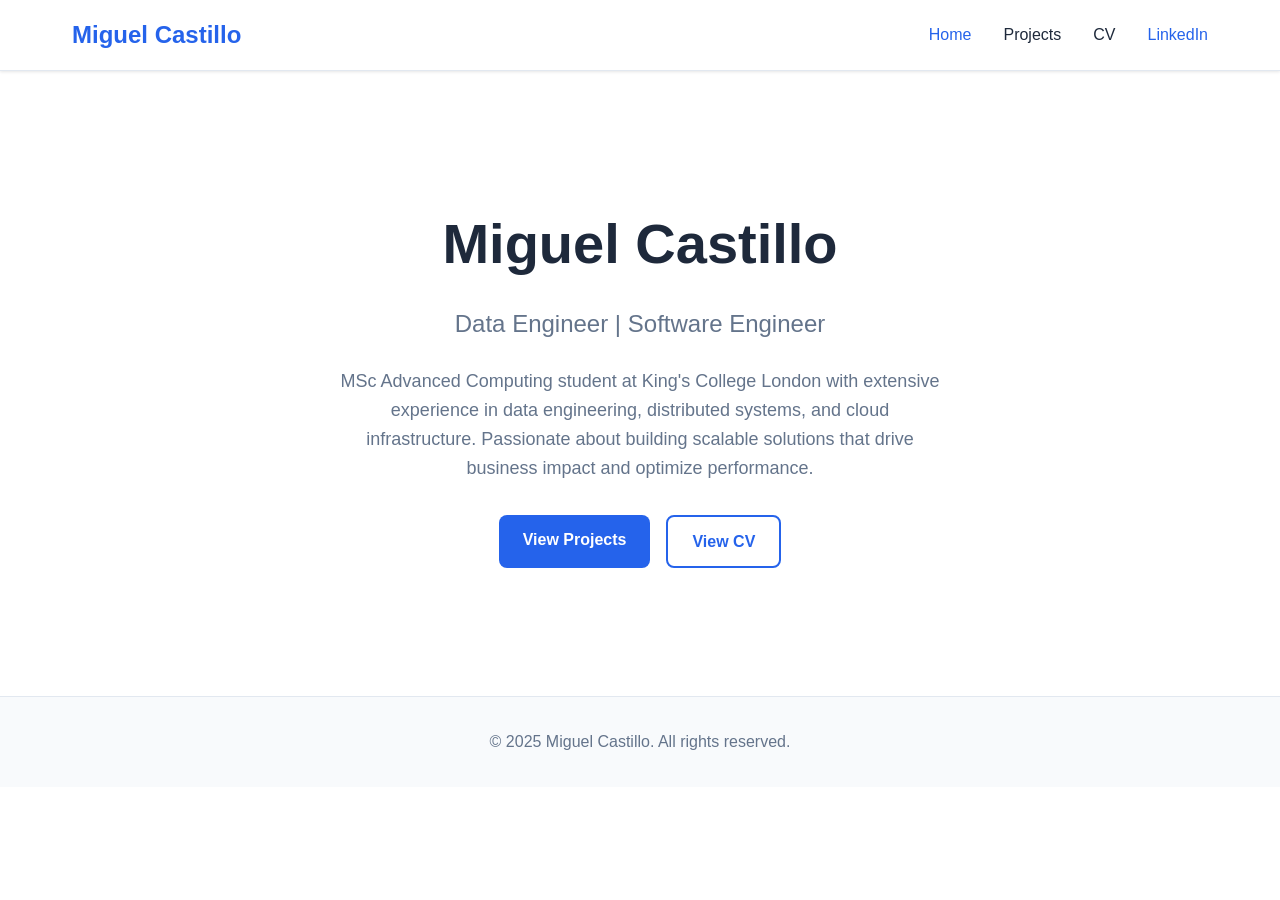
<file: index.html>
<!DOCTYPE html>
<html lang="en">
<head>
    <meta charset="UTF-8">
    <meta name="viewport" content="width=device-width, initial-scale=1.0">
    <title>Portfolio - Home</title>
    <link rel="stylesheet" href="style.css">
</head>
<body>
    <nav class="navbar">
        <div class="nav-container">
            <a href="index.html" class="nav-logo">Miguel Castillo</a>
            <ul class="nav-menu">
                <li><a href="index.html" class="nav-link active">Home</a></li>
                <li><a href="projects.html" class="nav-link">Projects</a></li>
                <li><a href="cv.html" class="nav-link">CV</a></li>
                <li><a href="https://linkedin.com/in/yourprofile" target="_blank" class="nav-link linkedin">LinkedIn</a></li>
            </ul>
        </div>
    </nav>

    <main class="container">
        <section class="hero">
            <h1>Miguel Castillo</h1>
            <p class="subtitle">Data Engineer | Software Engineer</p>
            <p class="intro">
                MSc Advanced Computing student at King's College London with extensive experience
                in data engineering, distributed systems, and cloud infrastructure. Passionate about
                building scalable solutions that drive business impact and optimize performance.
            </p>
            <div class="cta-buttons">
                <a href="projects.html" class="btn btn-primary">View Projects</a>
                <a href="cv.html" class="btn btn-secondary">View CV</a>
            </div>
        </section>
    </main>

    <footer>
        <p>&copy; 2025 Miguel Castillo. All rights reserved.</p>
    </footer>
</body>
</html>
</file>
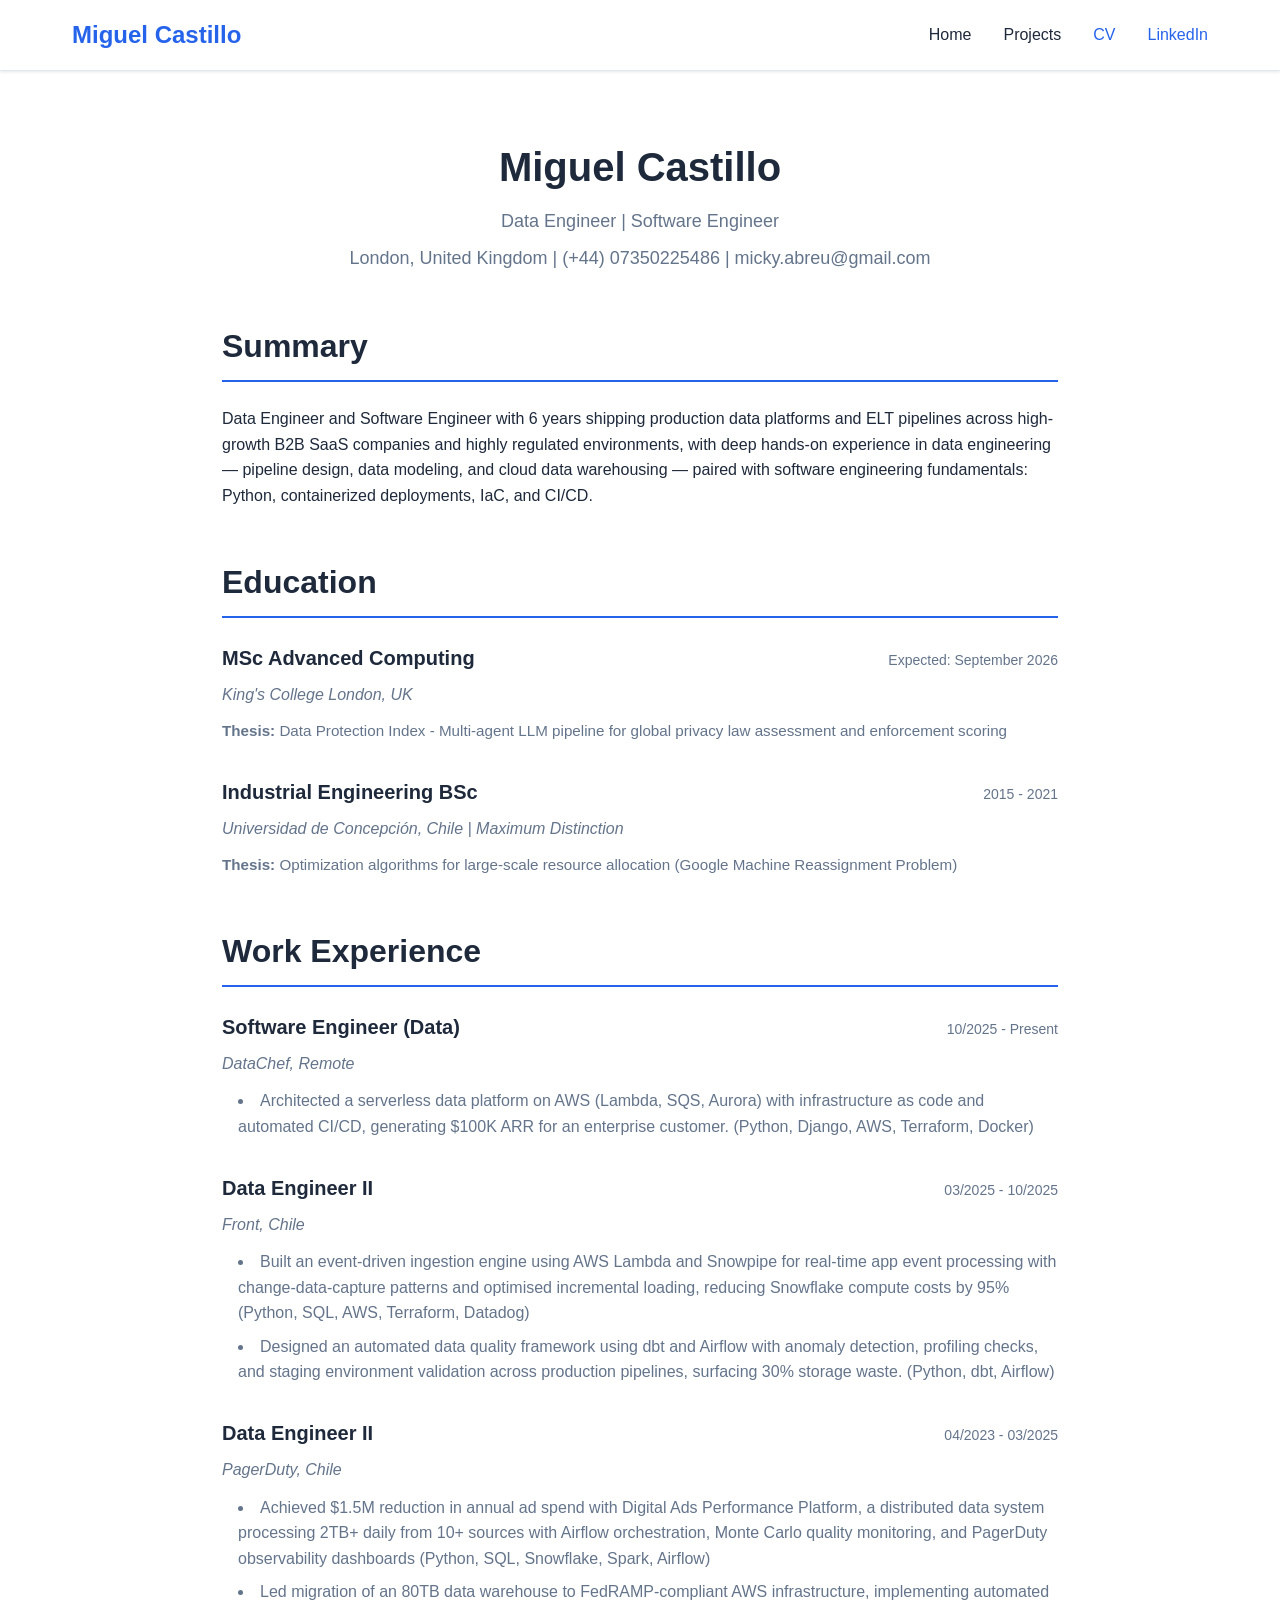
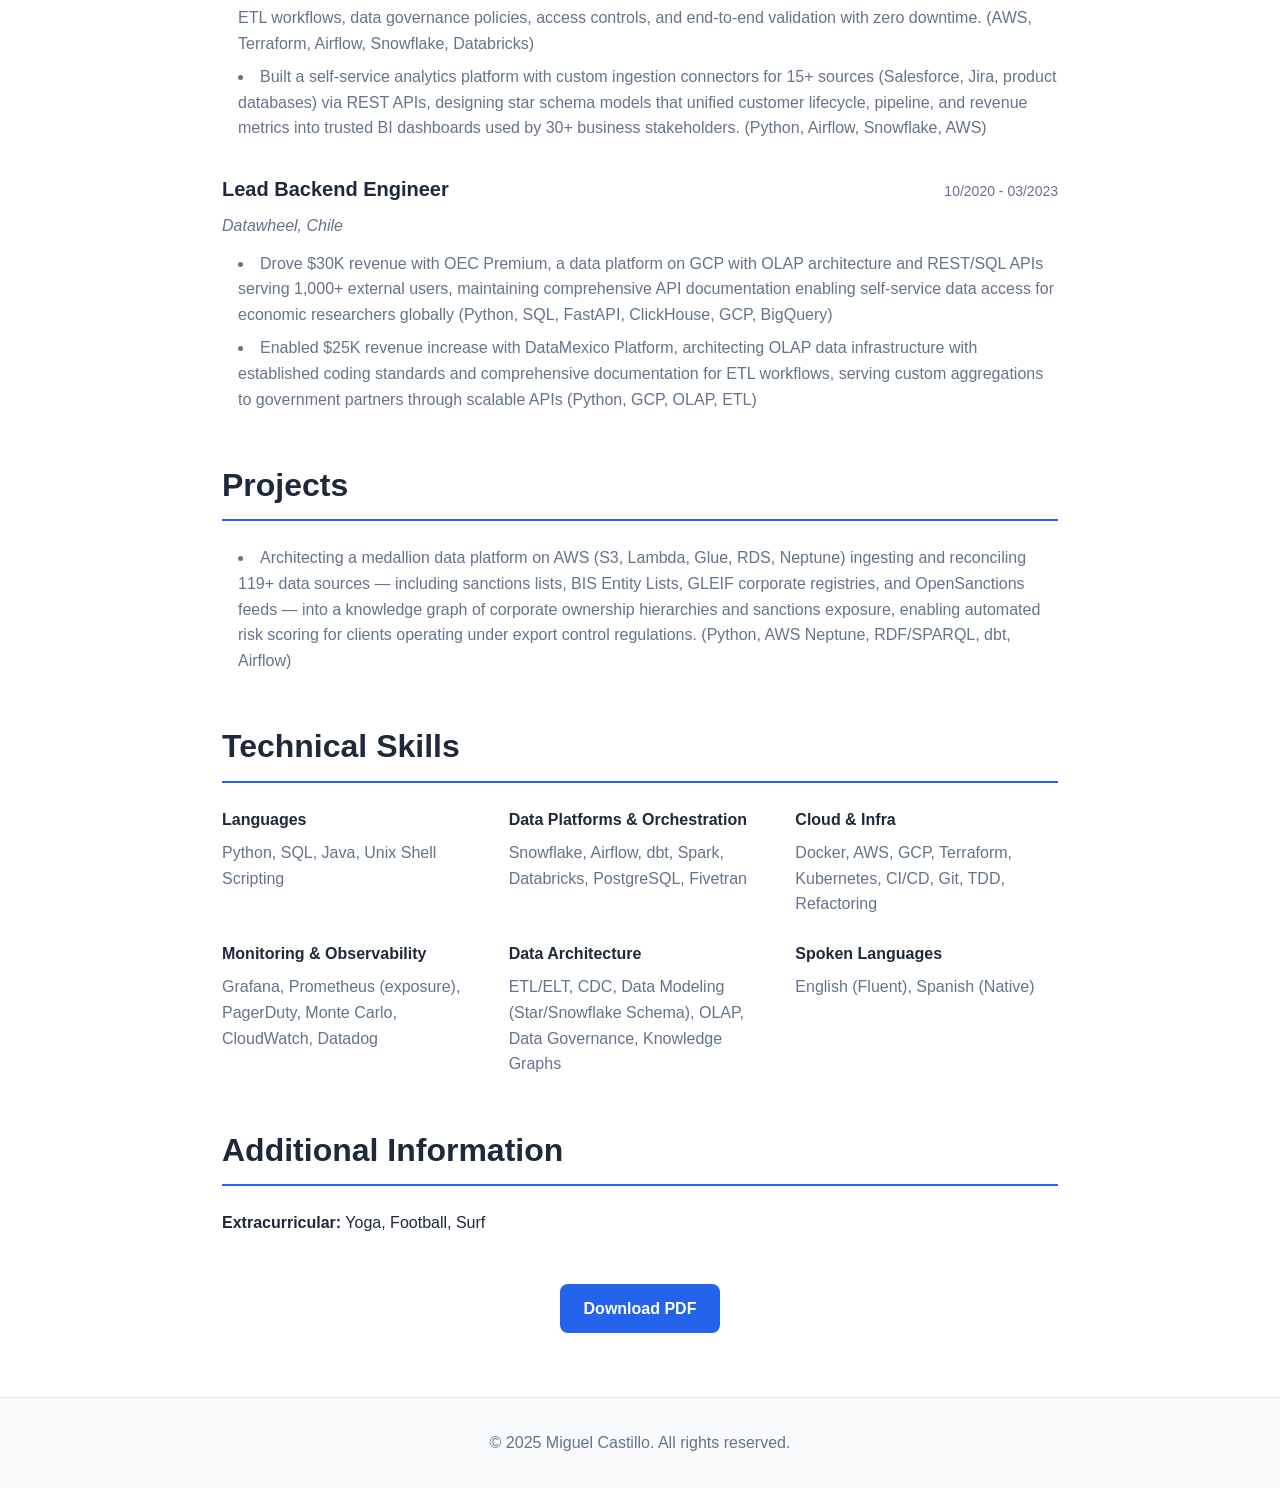
<file: cv.html>
<!DOCTYPE html>
<html lang="en">
<head>
    <meta charset="UTF-8">
    <meta name="viewport" content="width=device-width, initial-scale=1.0">
    <title>Portfolio - CV</title>
    <link rel="stylesheet" href="style.css">
</head>
<body>
    <nav class="navbar">
        <div class="nav-container">
            <a href="index.html" class="nav-logo">Miguel Castillo</a>
            <ul class="nav-menu">
                <li><a href="index.html" class="nav-link">Home</a></li>
                <li><a href="projects.html" class="nav-link">Projects</a></li>
                <li><a href="cv.html" class="nav-link active">CV</a></li>
                <li><a href="https://linkedin.com/in/yourprofile" target="_blank" class="nav-link linkedin">LinkedIn</a></li>
            </ul>
        </div>
    </nav>

    <main class="container cv-container">
        <section class="page-header">
            <h1>Miguel Castillo</h1>
            <p>Data Engineer | Software Engineer</p>
            <p class="contact-info">London, United Kingdom | (+44) 07350225486 | micky.abreu@gmail.com</p>
        </section>

        <section class="cv-section">
            <h2>Summary</h2>
            <p>Data Engineer and Software Engineer with 6 years shipping production data platforms and ELT pipelines across high-growth B2B SaaS companies and highly regulated environments, with deep hands-on experience in data engineering — pipeline design, data modeling, and cloud data warehousing — paired with software engineering fundamentals: Python, containerized deployments, IaC, and CI/CD.</p>
        </section>

        <section class="cv-section">
            <h2>Education</h2>

            <div class="cv-item">
                <div class="cv-item-header">
                    <h3>MSc Advanced Computing</h3>
                    <span class="cv-date">Expected: September 2026</span>
                </div>
                <p class="cv-company">King's College London, UK</p>
                <p class="cv-coursework"><strong>Thesis:</strong> Data Protection Index - Multi-agent LLM pipeline for global privacy law assessment and enforcement scoring</p>
            </div>

            <div class="cv-item">
                <div class="cv-item-header">
                    <h3>Industrial Engineering BSc</h3>
                    <span class="cv-date">2015 - 2021</span>
                </div>
                <p class="cv-company">Universidad de Concepción, Chile | Maximum Distinction</p>
                <p class="cv-coursework"><strong>Thesis:</strong> Optimization algorithms for large-scale resource allocation (Google Machine Reassignment Problem)</p>
            </div>
        </section>

        <section class="cv-section">
            <h2>Work Experience</h2>

            <div class="cv-item">
                <div class="cv-item-header">
                    <h3>Software Engineer (Data)</h3>
                    <span class="cv-date">10/2025 - Present</span>
                </div>
                <p class="cv-company">DataChef, Remote</p>
                <ul class="cv-list">
                    <li>Architected a serverless data platform on AWS (Lambda, SQS, Aurora) with infrastructure as code and automated CI/CD, generating $100K ARR for an enterprise customer. (Python, Django, AWS, Terraform, Docker)</li>
                </ul>
            </div>

            <div class="cv-item">
                <div class="cv-item-header">
                    <h3>Data Engineer II</h3>
                    <span class="cv-date">03/2025 - 10/2025</span>
                </div>
                <p class="cv-company">Front, Chile</p>
                <ul class="cv-list">
                    <li>Built an event-driven ingestion engine using AWS Lambda and Snowpipe for real-time app event processing with change-data-capture patterns and optimised incremental loading, reducing Snowflake compute costs by 95% (Python, SQL, AWS, Terraform, Datadog)</li>
                    <li>Designed an automated data quality framework using dbt and Airflow with anomaly detection, profiling checks, and staging environment validation across production pipelines, surfacing 30% storage waste. (Python, dbt, Airflow)</li>
                </ul>
            </div>

            <div class="cv-item">
                <div class="cv-item-header">
                    <h3>Data Engineer II</h3>
                    <span class="cv-date">04/2023 - 03/2025</span>
                </div>
                <p class="cv-company">PagerDuty, Chile</p>
                <ul class="cv-list">
                    <li>Achieved $1.5M reduction in annual ad spend with Digital Ads Performance Platform, a distributed data system processing 2TB+ daily from 10+ sources with Airflow orchestration, Monte Carlo quality monitoring, and PagerDuty observability dashboards (Python, SQL, Snowflake, Spark, Airflow)</li>
                    <li>Led migration of an 80TB data warehouse to FedRAMP-compliant AWS infrastructure, implementing automated ETL workflows, data governance policies, access controls, and end-to-end validation with zero downtime. (AWS, Terraform, Airflow, Snowflake, Databricks)</li>
                    <li>Built a self-service analytics platform with custom ingestion connectors for 15+ sources (Salesforce, Jira, product databases) via REST APIs, designing star schema models that unified customer lifecycle, pipeline, and revenue metrics into trusted BI dashboards used by 30+ business stakeholders. (Python, Airflow, Snowflake, AWS)</li>
                </ul>
            </div>

            <div class="cv-item">
                <div class="cv-item-header">
                    <h3>Lead Backend Engineer</h3>
                    <span class="cv-date">10/2020 - 03/2023</span>
                </div>
                <p class="cv-company">Datawheel, Chile</p>
                <ul class="cv-list">
                    <li>Drove $30K revenue with OEC Premium, a data platform on GCP with OLAP architecture and REST/SQL APIs serving 1,000+ external users, maintaining comprehensive API documentation enabling self-service data access for economic researchers globally (Python, SQL, FastAPI, ClickHouse, GCP, BigQuery)</li>
                    <li>Enabled $25K revenue increase with DataMexico Platform, architecting OLAP data infrastructure with established coding standards and comprehensive documentation for ETL workflows, serving custom aggregations to government partners through scalable APIs (Python, GCP, OLAP, ETL)</li>
                </ul>
            </div>
        </section>

        <section class="cv-section">
            <h2>Projects</h2>
            <div class="cv-item">
                <ul class="cv-list">
                    <li>Architecting a medallion data platform on AWS (S3, Lambda, Glue, RDS, Neptune) ingesting and reconciling 119+ data sources — including sanctions lists, BIS Entity Lists, GLEIF corporate registries, and OpenSanctions feeds — into a knowledge graph of corporate ownership hierarchies and sanctions exposure, enabling automated risk scoring for clients operating under export control regulations. (Python, AWS Neptune, RDF/SPARQL, dbt, Airflow)</li>
                </ul>
            </div>
        </section>

        <section class="cv-section">
            <h2>Technical Skills</h2>
            <div class="skills-grid">
                <div class="skill-category">
                    <h4>Languages</h4>
                    <p>Python, SQL, Java, Unix Shell Scripting</p>
                </div>
                <div class="skill-category">
                    <h4>Data Platforms & Orchestration</h4>
                    <p>Snowflake, Airflow, dbt, Spark, Databricks, PostgreSQL, Fivetran</p>
                </div>
                <div class="skill-category">
                    <h4>Cloud & Infra</h4>
                    <p>Docker, AWS, GCP, Terraform, Kubernetes, CI/CD, Git, TDD, Refactoring</p>
                </div>
                <div class="skill-category">
                    <h4>Monitoring & Observability</h4>
                    <p>Grafana, Prometheus (exposure), PagerDuty, Monte Carlo, CloudWatch, Datadog</p>
                </div>
                <div class="skill-category">
                    <h4>Data Architecture</h4>
                    <p>ETL/ELT, CDC, Data Modeling (Star/Snowflake Schema), OLAP, Data Governance, Knowledge Graphs</p>
                </div>
                <div class="skill-category">
                    <h4>Spoken Languages</h4>
                    <p>English (Fluent), Spanish (Native)</p>
                </div>
            </div>
        </section>

        <section class="cv-section">
            <h2>Additional Information</h2>
            <p><strong>Extracurricular:</strong> Yoga, Football, Surf</p>
        </section>

        <div class="cv-download">
            <a href="cv.pdf" class="btn btn-primary" download>Download PDF</a>
        </div>
    </main>

    <footer>
        <p>&copy; 2025 Miguel Castillo. All rights reserved.</p>
    </footer>
</body>
</html>
</file>
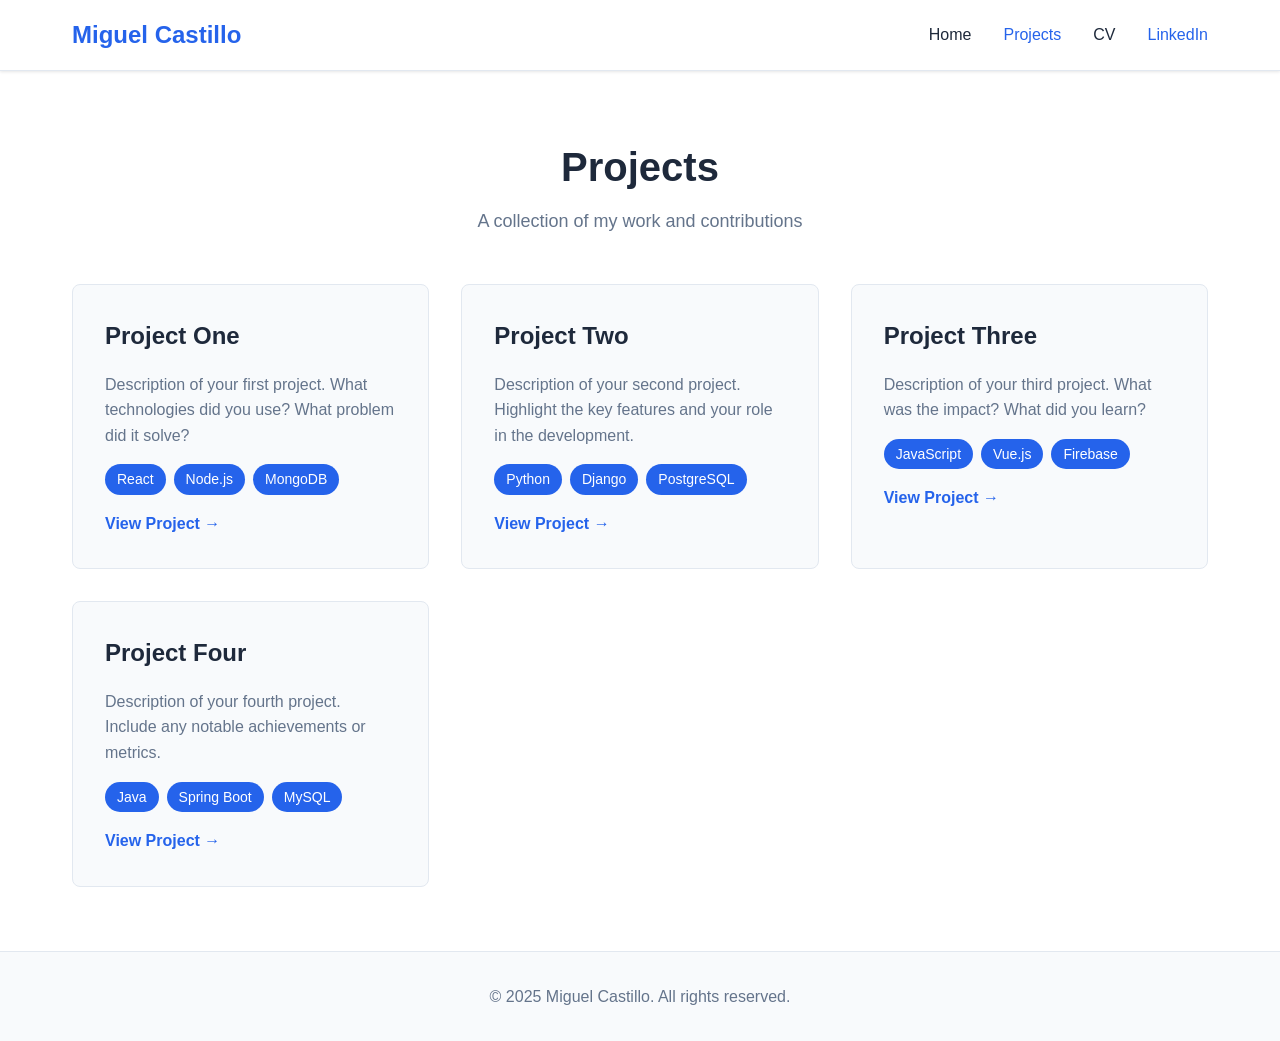
<file: projects.html>
<!DOCTYPE html>
<html lang="en">
<head>
    <meta charset="UTF-8">
    <meta name="viewport" content="width=device-width, initial-scale=1.0">
    <title>Portfolio - Projects</title>
    <link rel="stylesheet" href="style.css">
</head>
<body>
    <nav class="navbar">
        <div class="nav-container">
            <a href="index.html" class="nav-logo">Miguel Castillo</a>
            <ul class="nav-menu">
                <li><a href="index.html" class="nav-link">Home</a></li>
                <li><a href="projects.html" class="nav-link active">Projects</a></li>
                <li><a href="cv.html" class="nav-link">CV</a></li>
                <li><a href="https://linkedin.com/in/yourprofile" target="_blank" class="nav-link linkedin">LinkedIn</a></li>
            </ul>
        </div>
    </nav>

    <main class="container">
        <section class="page-header">
            <h1>Projects</h1>
            <p>A collection of my work and contributions</p>
        </section>

        <section class="projects-grid">
            <div class="project-card">
                <h3>Project One</h3>
                <p class="project-description">
                    Description of your first project. What technologies did you use?
                    What problem did it solve?
                </p>
                <div class="project-tags">
                    <span class="tag">React</span>
                    <span class="tag">Node.js</span>
                    <span class="tag">MongoDB</span>
                </div>
                <a href="#" class="project-link">View Project →</a>
            </div>

            <div class="project-card">
                <h3>Project Two</h3>
                <p class="project-description">
                    Description of your second project. Highlight the key features
                    and your role in the development.
                </p>
                <div class="project-tags">
                    <span class="tag">Python</span>
                    <span class="tag">Django</span>
                    <span class="tag">PostgreSQL</span>
                </div>
                <a href="#" class="project-link">View Project →</a>
            </div>

            <div class="project-card">
                <h3>Project Three</h3>
                <p class="project-description">
                    Description of your third project. What was the impact?
                    What did you learn?
                </p>
                <div class="project-tags">
                    <span class="tag">JavaScript</span>
                    <span class="tag">Vue.js</span>
                    <span class="tag">Firebase</span>
                </div>
                <a href="#" class="project-link">View Project →</a>
            </div>

            <div class="project-card">
                <h3>Project Four</h3>
                <p class="project-description">
                    Description of your fourth project. Include any notable achievements
                    or metrics.
                </p>
                <div class="project-tags">
                    <span class="tag">Java</span>
                    <span class="tag">Spring Boot</span>
                    <span class="tag">MySQL</span>
                </div>
                <a href="#" class="project-link">View Project →</a>
            </div>
        </section>
    </main>

    <footer>
        <p>&copy; 2025 Miguel Castillo. All rights reserved.</p>
    </footer>
</body>
</html>
</file>
<file: style.css>
* {
    margin: 0;
    padding: 0;
    box-sizing: border-box;
}

:root {
    --primary-color: #2563eb;
    --secondary-color: #475569;
    --text-color: #1e293b;
    --text-light: #64748b;
    --background: #ffffff;
    --background-alt: #f8fafc;
    --border-color: #e2e8f0;
    --hover-color: #1d4ed8;
}

body {
    font-family: -apple-system, BlinkMacSystemFont, 'Segoe UI', Roboto, Oxygen, Ubuntu, Cantarell, sans-serif;
    line-height: 1.6;
    color: var(--text-color);
    background-color: var(--background);
}

/* Navigation */
.navbar {
    background-color: var(--background);
    border-bottom: 1px solid var(--border-color);
    padding: 1rem 0;
    position: sticky;
    top: 0;
    z-index: 100;
    box-shadow: 0 1px 3px rgba(0, 0, 0, 0.1);
}

.nav-container {
    max-width: 1200px;
    margin: 0 auto;
    padding: 0 2rem;
    display: flex;
    justify-content: space-between;
    align-items: center;
}

.nav-logo {
    font-size: 1.5rem;
    font-weight: 700;
    color: var(--primary-color);
    text-decoration: none;
}

.nav-menu {
    display: flex;
    list-style: none;
    gap: 2rem;
}

.nav-link {
    text-decoration: none;
    color: var(--text-color);
    font-weight: 500;
    transition: color 0.3s;
}

.nav-link:hover,
.nav-link.active {
    color: var(--primary-color);
}

.nav-link.linkedin {
    color: var(--primary-color);
}

/* Main Container */
.container {
    max-width: 1200px;
    margin: 0 auto;
    padding: 4rem 2rem;
}

/* Hero Section */
.hero {
    text-align: center;
    padding: 4rem 0;
}

.hero h1 {
    font-size: 3.5rem;
    margin-bottom: 1rem;
    color: var(--text-color);
}

.subtitle {
    font-size: 1.5rem;
    color: var(--text-light);
    margin-bottom: 1.5rem;
}

.intro {
    font-size: 1.125rem;
    color: var(--text-light);
    max-width: 600px;
    margin: 0 auto 2rem;
}

.cta-buttons {
    display: flex;
    gap: 1rem;
    justify-content: center;
    margin-top: 2rem;
}

/* Buttons */
.btn {
    padding: 0.75rem 1.5rem;
    border-radius: 0.5rem;
    text-decoration: none;
    font-weight: 600;
    transition: all 0.3s;
    display: inline-block;
}

.btn-primary {
    background-color: var(--primary-color);
    color: white;
}

.btn-primary:hover {
    background-color: var(--hover-color);
    transform: translateY(-2px);
}

.btn-secondary {
    background-color: transparent;
    color: var(--primary-color);
    border: 2px solid var(--primary-color);
}

.btn-secondary:hover {
    background-color: var(--primary-color);
    color: white;
    transform: translateY(-2px);
}

/* Page Header */
.page-header {
    text-align: center;
    margin-bottom: 3rem;
}

.page-header h1 {
    font-size: 2.5rem;
    margin-bottom: 0.5rem;
}

.page-header p {
    font-size: 1.125rem;
    color: var(--text-light);
}

.contact-info {
    font-size: 0.95rem;
    margin-top: 0.5rem;
}

.cv-coursework {
    color: var(--text-light);
    font-size: 0.95rem;
    margin-top: 0.5rem;
}

/* Projects Grid */
.projects-grid {
    display: grid;
    grid-template-columns: repeat(auto-fill, minmax(300px, 1fr));
    gap: 2rem;
    margin-top: 2rem;
}

.project-card {
    background: var(--background-alt);
    border: 1px solid var(--border-color);
    border-radius: 0.5rem;
    padding: 2rem;
    transition: all 0.3s;
}

.project-card:hover {
    transform: translateY(-4px);
    box-shadow: 0 10px 25px rgba(0, 0, 0, 0.1);
}

.project-card h3 {
    font-size: 1.5rem;
    margin-bottom: 1rem;
    color: var(--text-color);
}

.project-description {
    color: var(--text-light);
    margin-bottom: 1rem;
}

.project-tags {
    display: flex;
    flex-wrap: wrap;
    gap: 0.5rem;
    margin-bottom: 1rem;
}

.tag {
    background-color: var(--primary-color);
    color: white;
    padding: 0.25rem 0.75rem;
    border-radius: 1rem;
    font-size: 0.875rem;
}

.project-link {
    color: var(--primary-color);
    text-decoration: none;
    font-weight: 600;
    transition: color 0.3s;
}

.project-link:hover {
    color: var(--hover-color);
}

/* CV Sections */
.cv-container {
    max-width: 900px;
}

.cv-section {
    margin-bottom: 3rem;
}

.cv-section h2 {
    font-size: 2rem;
    margin-bottom: 1.5rem;
    color: var(--text-color);
    border-bottom: 2px solid var(--primary-color);
    padding-bottom: 0.5rem;
}

.cv-item {
    margin-bottom: 2rem;
}

.cv-item-header {
    display: flex;
    justify-content: space-between;
    align-items: baseline;
    margin-bottom: 0.5rem;
}

.cv-item h3 {
    font-size: 1.25rem;
    color: var(--text-color);
}

.cv-date {
    color: var(--text-light);
    font-size: 0.875rem;
    font-weight: 500;
}

.cv-company {
    color: var(--text-light);
    font-style: italic;
    margin-bottom: 0.75rem;
}

.cv-list {
    list-style-position: inside;
    color: var(--text-light);
    margin-left: 1rem;
}

.cv-list li {
    margin-bottom: 0.5rem;
}

.skills-grid {
    display: grid;
    grid-template-columns: repeat(auto-fit, minmax(250px, 1fr));
    gap: 1.5rem;
}

.skill-category h4 {
    color: var(--text-color);
    margin-bottom: 0.5rem;
}

.skill-category p {
    color: var(--text-light);
}

.cv-download {
    text-align: center;
    margin-top: 3rem;
}

/* Footer */
footer {
    background-color: var(--background-alt);
    border-top: 1px solid var(--border-color);
    padding: 2rem;
    text-align: center;
    color: var(--text-light);
}

/* Responsive Design */
@media (max-width: 768px) {
    .nav-menu {
        gap: 1rem;
        font-size: 0.9rem;
    }

    .hero h1 {
        font-size: 2.5rem;
    }

    .subtitle {
        font-size: 1.25rem;
    }

    .cta-buttons {
        flex-direction: column;
        align-items: center;
    }

    .projects-grid {
        grid-template-columns: 1fr;
    }

    .cv-item-header {
        flex-direction: column;
        align-items: flex-start;
    }

    .skills-grid {
        grid-template-columns: 1fr;
    }
}
</file>
